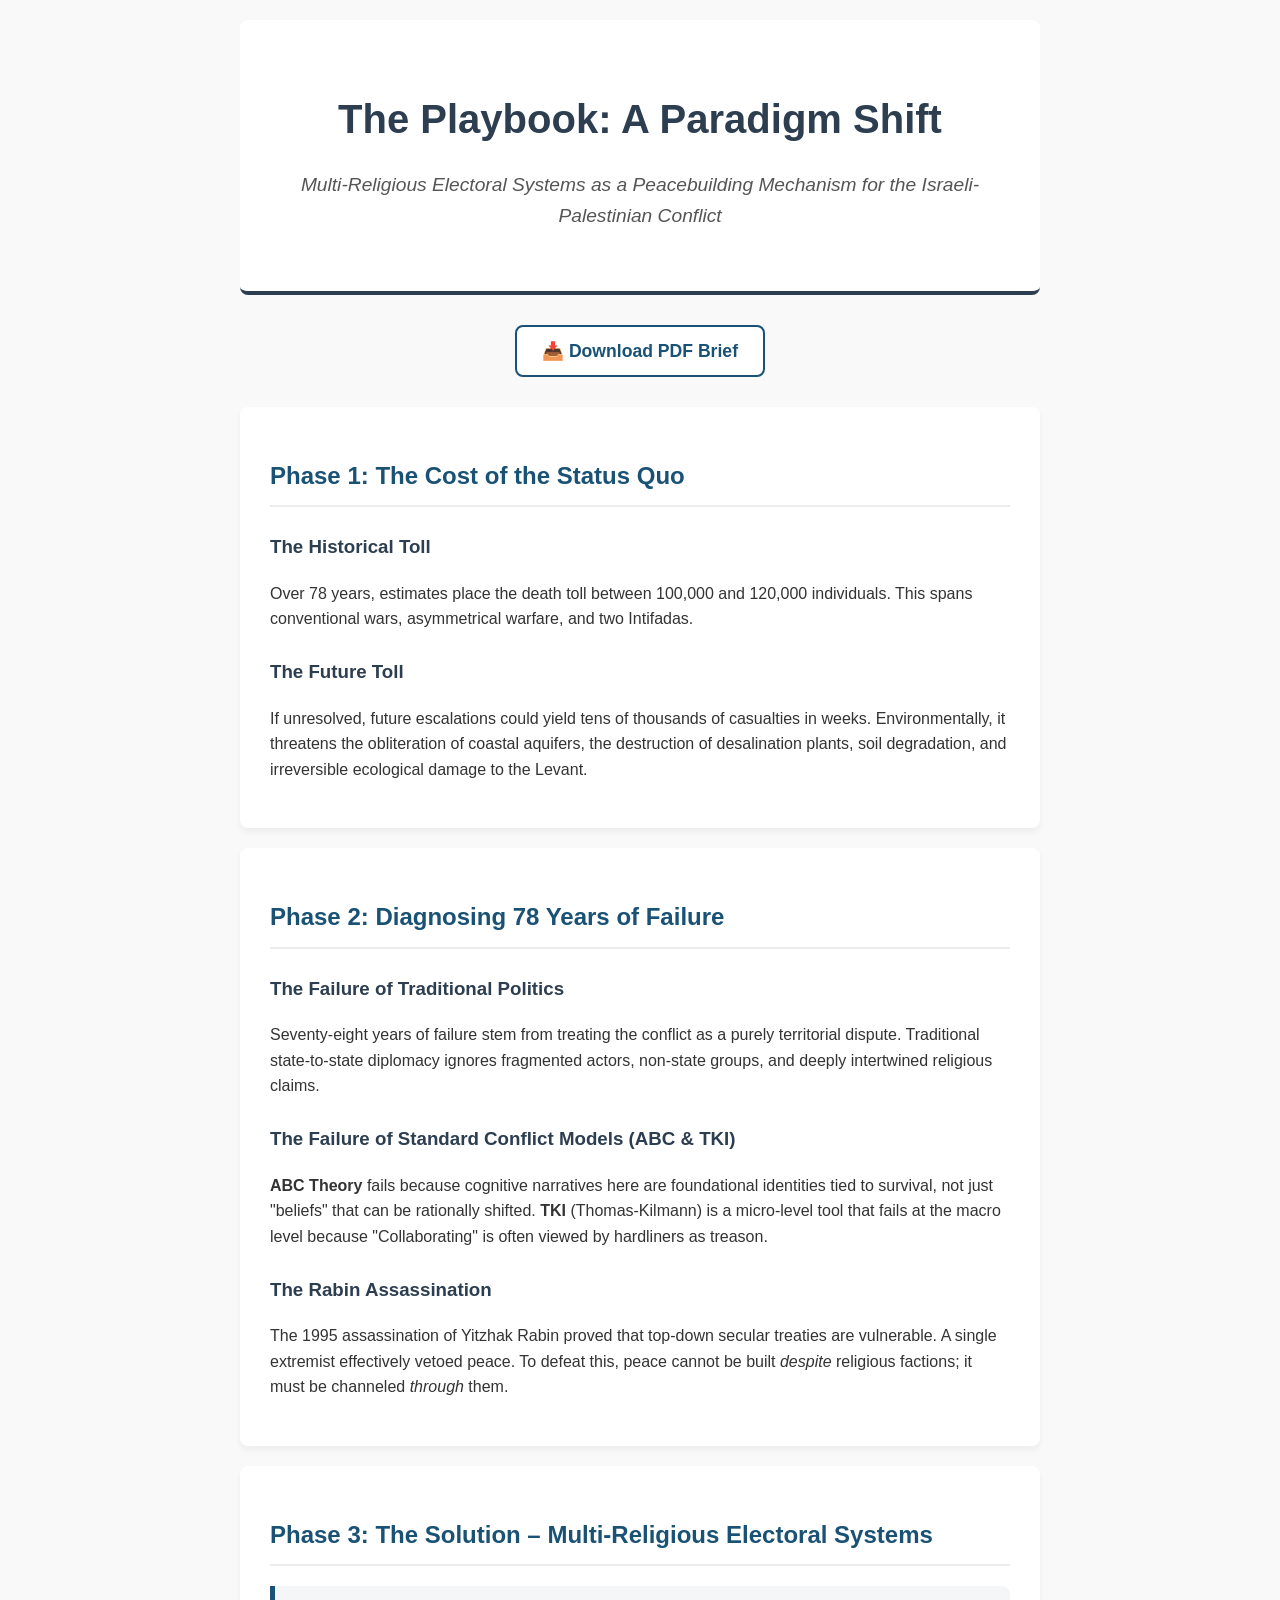
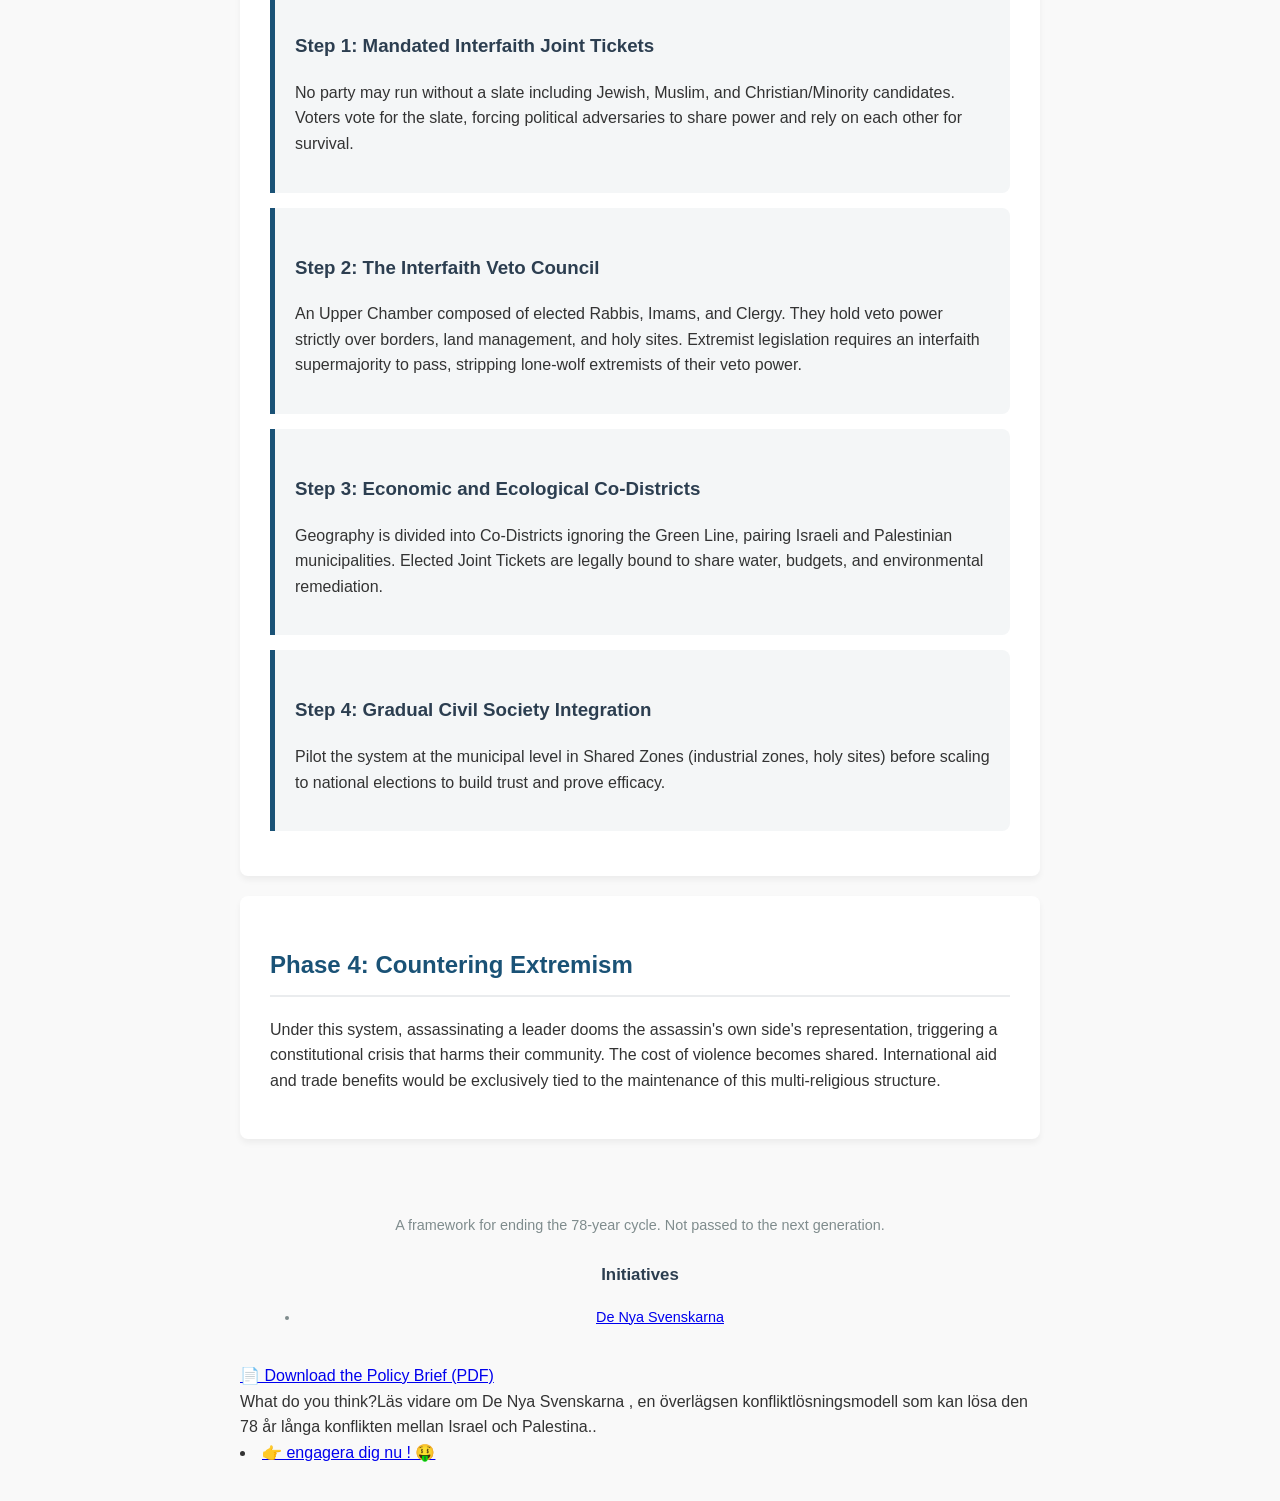
<file: index.html>
<!DOCTYPE html>
<html lang="en">
<head>
    <script async src="https://www.googletagmanager.com/gtag/js?id=G-YB9NF0PGSF"></script>
<script>
  window.dataLayer = window.dataLayer || [];
  function gtag(){dataLayer.push(arguments);}
  gtag('js', new Date());

  gtag('config', 'G-YB9NF0PGSF');
</script>
    <meta charset="UTF-8">
    <meta name="viewport" content="width=device-width, initial-scale=1.0">
    
    <!-- SEO Tags -->
    <title>The Playbook: Multi-Religious Electoral Systems for Middle East Peace</title>
    <meta name="description" content="A strategic peacebuilding framework proposing Multi-Religious Electoral Systems to resolve the 78-year Israeli-Palestinian conflict, bypassing traditional failed political models.">
    <meta name="keywords" content="Israel Palestine conflict resolution, Oslo Accords alternative, Multi-Religious Electoral System, Middle East peacebuilding, conflict resolution models">
    
    <!-- Open Graph (For when people share your link on WhatsApp, Twitter, LinkedIn) -->
    <meta property="og:title" content="The Peace Playbook: A New Electoral System">
    <meta property="og:description" content="Ending the 78-year cycle through Multi-Religious Electoral Systems.">
    <meta property="og:type" content="website">
    <meta property="og:url" content="https://peace-playbook.multireligionvalsystem.eu.org/">

    <link rel="stylesheet" href="style.css">
</head>
<body>

    <header>
        <h1>The Playbook: A Paradigm Shift</h1>
        <p>Multi-Religious Electoral Systems as a Peacebuilding Mechanism for the Israeli-Palestinian Conflict</p>
    </header>
    <div class="top-download">
        <a href="peace-playbook.pdf" download class="download-btn-sm">📥 Download PDF Brief</a>
    </div>
    <main>
        <section id="cost">
            <h2>Phase 1: The Cost of the Status Quo</h2>
            <h3>The Historical Toll</h3>
            <p>Over 78 years, estimates place the death toll between 100,000 and 120,000 individuals. This spans conventional wars, asymmetrical warfare, and two Intifadas.</p>
            <h3>The Future Toll</h3>
            <p>If unresolved, future escalations could yield tens of thousands of casualties in weeks. Environmentally, it threatens the obliteration of coastal aquifers, the destruction of desalination plants, soil degradation, and irreversible ecological damage to the Levant.</p>
        </section>

        <section id="diagnosis">
            <h2>Phase 2: Diagnosing 78 Years of Failure</h2>
            <h3>The Failure of Traditional Politics</h3>
            <p>Seventy-eight years of failure stem from treating the conflict as a purely territorial dispute. Traditional state-to-state diplomacy ignores fragmented actors, non-state groups, and deeply intertwined religious claims.</p>
            <h3>The Failure of Standard Conflict Models (ABC & TKI)</h3>
            <p><strong>ABC Theory</strong> fails because cognitive narratives here are foundational identities tied to survival, not just "beliefs" that can be rationally shifted. <strong>TKI</strong> (Thomas-Kilmann) is a micro-level tool that fails at the macro level because "Collaborating" is often viewed by hardliners as treason.</p>
            <h3>The Rabin Assassination</h3>
            <p>The 1995 assassination of Yitzhak Rabin proved that top-down secular treaties are vulnerable. A single extremist effectively vetoed peace. To defeat this, peace cannot be built <em>despite</em> religious factions; it must be channeled <em>through</em> them.</p>
        </section>

        <section id="solution">
            <h2>Phase 3: The Solution – Multi-Religious Electoral Systems</h2>
            
            <div class="step">
                <h3>Step 1: Mandated Interfaith Joint Tickets</h3>
                <p>No party may run without a slate including Jewish, Muslim, and Christian/Minority candidates. Voters vote for the slate, forcing political adversaries to share power and rely on each other for survival.</p>
            </div>

            <div class="step">
                <h3>Step 2: The Interfaith Veto Council</h3>
                <p>An Upper Chamber composed of elected Rabbis, Imams, and Clergy. They hold veto power strictly over borders, land management, and holy sites. Extremist legislation requires an interfaith supermajority to pass, stripping lone-wolf extremists of their veto power.</p>
            </div>

            <div class="step">
                <h3>Step 3: Economic and Ecological Co-Districts</h3>
                <p>Geography is divided into Co-Districts ignoring the Green Line, pairing Israeli and Palestinian municipalities. Elected Joint Tickets are legally bound to share water, budgets, and environmental remediation.</p>
            </div>

            <div class="step">
                <h3>Step 4: Gradual Civil Society Integration</h3>
                <p>Pilot the system at the municipal level in Shared Zones (industrial zones, holy sites) before scaling to national elections to build trust and prove efficacy.</p>
            </div>
        </section>

        <section id="implementation">
            <h2>Phase 4: Countering Extremism</h2>
            <p>Under this system, assassinating a leader dooms the assassin's own side's representation, triggering a constitutional crisis that harms their community. The cost of violence becomes shared. International aid and trade benefits would be exclusively tied to the maintenance of this multi-religious structure.</p>
        </section>
    </main>

    <footer>
        <p>A framework for ending the 78-year cycle. Not passed to the next generation.</p>
        <h3>Initiatives</h3>
        <ul>
            <li><a href="https://www.multireligionvalsystem.eu.org/de-nya-svenskarna/">De Nya Svenskarna</a></li>
            <!-- Other initiative links -->
        </ul>
    </footer>
    <!-- Download Button Section -->
    <div class="download-container">
        <a href="peace-playbook.pdf" download class="download-btn">📄 Download the Policy Brief (PDF)</a>
    </div>
    What do you think?Läs vidare om De Nya Svenskarna , en överlägsen konfliktlösningsmodell som kan lösa den 78 år långa konflikten mellan Israel och Palestina..
<li><a href="https://asyl-och-flyktingpolitik.multireligionvalsystem.eu.org/denyasvenskarna/">👉 engagera dig nu ! 🤑  </a></li></p>
</body>
</html>
</file>
<file: style.css>
/* Modern, clean styling for the Playbook */
body {
    font-family: 'Segoe UI', Tahoma, Geneva, Verdana, sans-serif;
    line-height: 1.6;
    color: #333;
    max-width: 800px;
    margin: 0 auto;
    padding: 20px;
    background-color: #f9f9f9;
}

header {
    text-align: center;
    padding: 40px 20px;
    background: #ffffff;
    border-bottom: 4px solid #2c3e50;
    margin-bottom: 30px;
    border-radius: 8px;
}

header h1 {
    color: #2c3e50;
    margin-bottom: 10px;
    font-size: 2.5em;
}

header p {
    color: #555;
    font-size: 1.2em;
    font-style: italic;
}

section {
    background: #ffffff;
    padding: 30px;
    margin-bottom: 20px;
    border-radius: 8px;
    box-shadow: 0 4px 6px rgba(0,0,0,0.05);
}

h2 {
    color: #1a5276;
    border-bottom: 2px solid #eaecee;
    padding-bottom: 10px;
}

h3 {
    color: #2c3e50;
    margin-top: 25px;
}

.step {
    background-color: #f4f6f7;
    padding: 20px;
    border-left: 5px solid #1a5276;
    margin-bottom: 15px;
    border-radius: 0 8px 8px 0;
}

footer {
    text-align: center;
    margin-top: 40px;
    padding: 20px;
    color: #7f8c8d;
    font-size: 0.9em;
}

/* Make it look good on mobile phones */
@media (max-width: 600px) {
    header h1 { font-size: 1.8em; }
    section { padding: 20px; }
}
/* Smaller Top Download Button */
.top-download {
    text-align: center;
    margin-bottom: 30px;
}

.download-btn-sm {
    display: inline-block;
    background-color: #ffffff;
    color: #1a5276;
    font-size: 1.1em;
    font-weight: bold;
    padding: 10px 25px;
    border-radius: 8px;
    text-decoration: none;
    border: 2px solid #1a5276; /* Outlined style so it doesn't distract from the title */
    transition: all 0.3s ease;
}

.download-btn-sm:hover {
    background-color: #1a5276;
    color: #ffffff;
}
</file>
